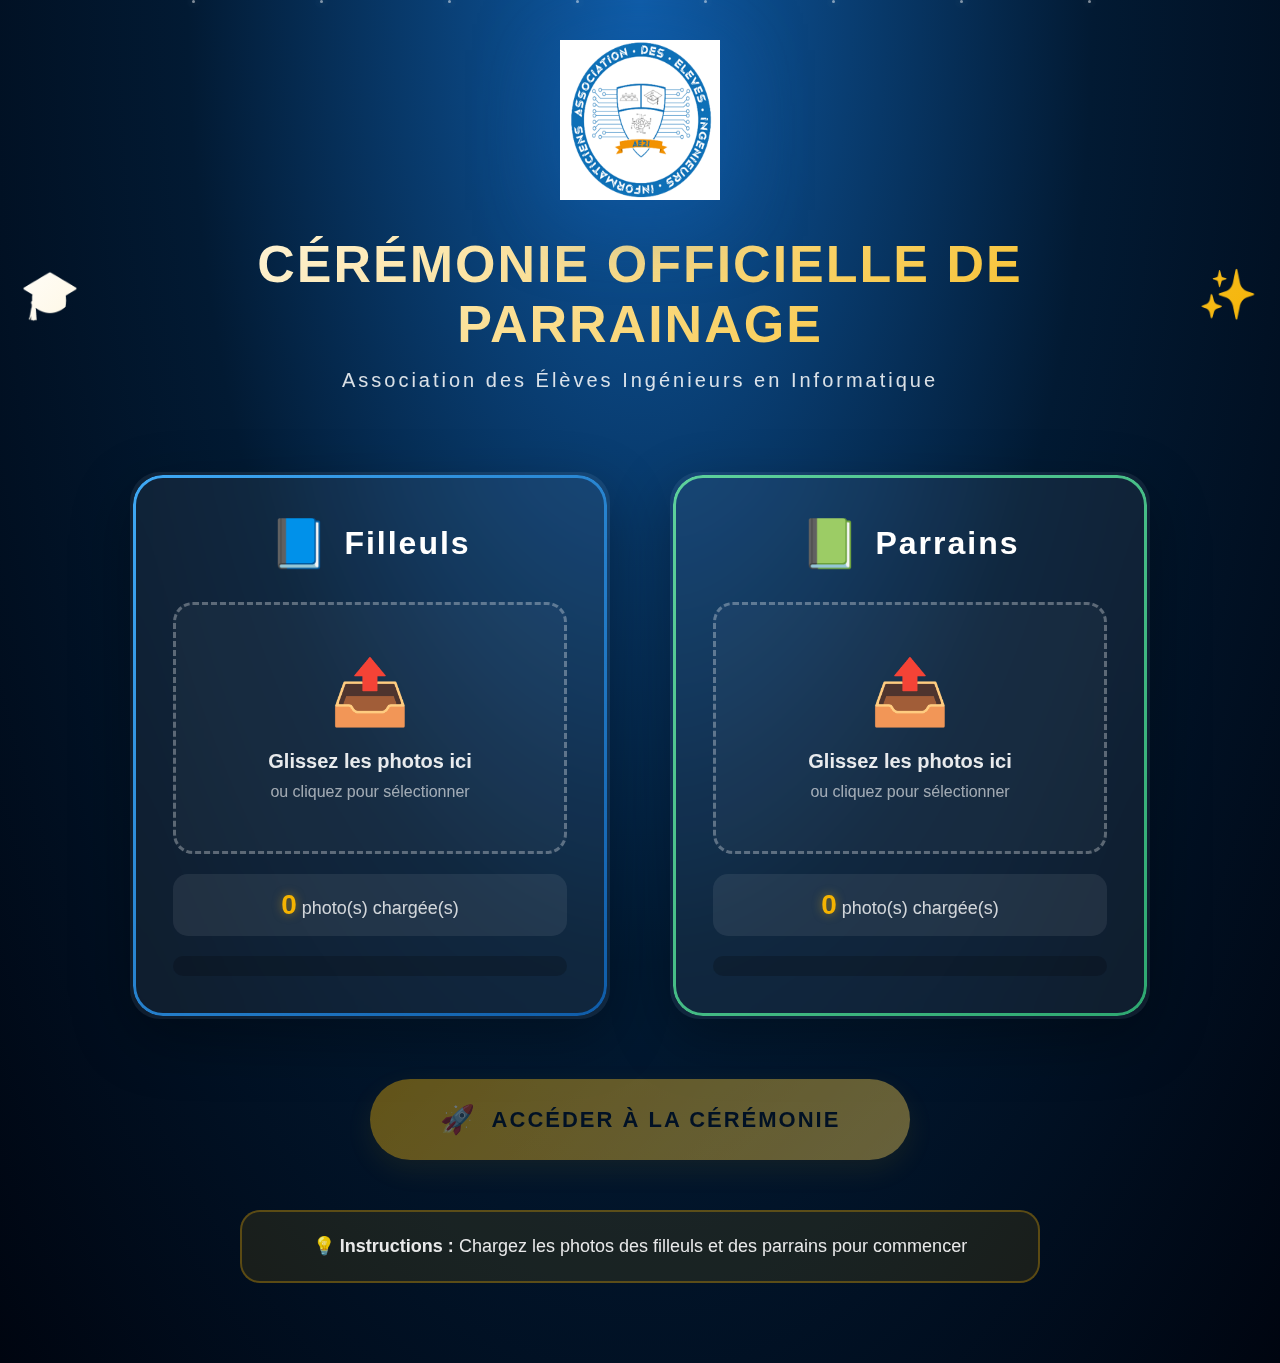
<file: index.html>
<!DOCTYPE html>
<html lang="fr">
<head>
  <meta charset="UTF-8">
  <meta name="viewport" content="width=device-width, initial-scale=1.0">
  <title>Configuration Cérémonie AE2I</title>
  <link rel="stylesheet" href="style.css">
</head>
<body>

<!-- Particules d'arrière-plan -->
<div class="particles">
  <div class="particle"></div>
  <div class="particle"></div>
  <div class="particle"></div>
  <div class="particle"></div>
  <div class="particle"></div>
  <div class="particle"></div>
  <div class="particle"></div>
  <div class="particle"></div>
</div>

<div class="container">
  <!-- Logo animé -->
  <div class="logo-wrapper">
    <img src="logo.png" class="logo" alt="AE2I Logo">
  </div>

  <!-- Titre principal -->
  <h1 class="main-title">
    <span class="title-icon">🎓</span>
    Cérémonie Officielle de Parrainage
    <span class="title-icon">✨</span>
  </h1>
  <p class="subtitle">
    Association des Élèves Ingénieurs en Informatique
  </p>

  <!-- Zone de chargement -->
  <div class="upload-zone">
    <!-- Carte Filleuls -->
    <div class="upload-card blue-card" id="filleulsCard">
      <div class="card-header">
        <div class="card-icon">📘</div>
        <h2>Filleuls</h2>
      </div>
      
      <div class="drop-zone" id="filleulsDropZone">
        <div class="drop-icon">📤</div>
        <p class="drop-text">Glissez les photos ici</p>
        <p class="drop-hint">ou cliquez pour sélectionner</p>
        <input type="file" id="filleulsInput" accept="image/*" multiple hidden>
      </div>
      
      <div class="file-counter" id="filleulsCounter">
        <span class="counter-number">0</span> photo(s) chargée(s)
      </div>
      
      <div class="preview-grid" id="filleulsPreview"></div>
    </div>

    <!-- Carte Parrains -->
    <div class="upload-card green-card" id="parrainsCard">
      <div class="card-header">
        <div class="card-icon">📗</div>
        <h2>Parrains</h2>
      </div>
      
      <div class="drop-zone" id="parrainsDropZone">
        <div class="drop-icon">📤</div>
        <p class="drop-text">Glissez les photos ici</p>
        <p class="drop-hint">ou cliquez pour sélectionner</p>
        <input type="file" id="parrainsInput" accept="image/*" multiple hidden>
      </div>
      
      <div class="file-counter" id="parrainsCounter">
        <span class="counter-number">0</span> photo(s) chargée(s)
      </div>
      
      <div class="preview-grid" id="parrainsPreview"></div>
    </div>
  </div>

  <!-- Bouton de lancement -->
  <button id="startBtn" class="start-button" disabled>
    <span class="button-icon">🚀</span>
    <span class="button-text">ACCÉDER À LA CÉRÉMONIE</span>
    <div class="button-shine"></div>
  </button>

  <!-- Message d'instructions -->
  <div class="instructions">
    <p>💡 <strong>Instructions :</strong> Chargez les photos des filleuls et des parrains pour commencer</p>
  </div>
</div>

<script src="app.js"></script>
</body>
</html>
</file>
<file: style.css>
* {
  margin: 0;
  padding: 0;
  box-sizing: border-box;
}

body {
  margin: 0;
  min-height: 100vh;
  background: radial-gradient(ellipse at top, #0F5CA8 0%, #021A33 50%, #000510 100%);
  color: white;
  font-family: 'Segoe UI', -apple-system, BlinkMacSystemFont, sans-serif;
  overflow-x: hidden;
  position: relative;
}

/* ============================================
   PARTICULES
============================================ */
.particles {
  position: fixed;
  width: 100%;
  height: 100%;
  top: 0;
  left: 0;
  pointer-events: none;
  z-index: 1;
}

.particle {
  position: absolute;
  width: 3px;
  height: 3px;
  background: rgba(255, 255, 255, 0.5);
  border-radius: 50%;
  animation: float 20s infinite;
  box-shadow: 0 0 8px rgba(255, 255, 255, 0.4);
}

.particle:nth-child(1) { left: 15%; animation-duration: 15s; animation-delay: 0s; }
.particle:nth-child(2) { left: 25%; animation-duration: 22s; animation-delay: 3s; }
.particle:nth-child(3) { left: 35%; animation-duration: 18s; animation-delay: 1s; }
.particle:nth-child(4) { left: 45%; animation-duration: 25s; animation-delay: 4s; }
.particle:nth-child(5) { left: 55%; animation-duration: 16s; animation-delay: 2s; }
.particle:nth-child(6) { left: 65%; animation-duration: 20s; animation-delay: 5s; }
.particle:nth-child(7) { left: 75%; animation-duration: 19s; animation-delay: 1s; }
.particle:nth-child(8) { left: 85%; animation-duration: 23s; animation-delay: 3s; }

@keyframes float {
  0% {
    transform: translateY(100vh) scale(0);
    opacity: 0;
  }
  10% {
    opacity: 1;
  }
  90% {
    opacity: 1;
  }
  100% {
    transform: translateY(-100vh) scale(1.5);
    opacity: 0;
  }
}

/* ============================================
   CONTAINER
============================================ */
.container {
  position: relative;
  z-index: 10;
  text-align: center;
  padding: 40px 20px 80px;
  max-width: 1600px;
  margin: 0 auto;
}

/* ============================================
   LOGO
============================================ */
.logo-wrapper {
  margin-bottom: 30px;
  animation: logoEntrance 1.2s ease-out;
}

.logo {
  width: 160px;
  height: 160px;
  filter: drop-shadow(0 10px 40px rgba(15, 92, 168, 0.6));
  animation: logoFloat 4s ease-in-out infinite;
  transition: transform 0.3s ease;
}

.logo:hover {
  transform: scale(1.1) rotate(5deg) !important;
}

@keyframes logoEntrance {
  from {
    opacity: 0;
    transform: translateY(-50px) scale(0.5);
  }
  to {
    opacity: 1;
    transform: translateY(0) scale(1);
  }
}

@keyframes logoFloat {
  0%, 100% {
    transform: translateY(0);
  }
  50% {
    transform: translateY(-15px);
  }
}

/* ============================================
   TITRE
============================================ */
.main-title {
  font-size: 52px;
  font-weight: 800;
  letter-spacing: 2px;
  text-transform: uppercase;
  margin: 30px 0 15px;
  display: flex;
  align-items: center;
  justify-content: center;
  gap: 20px;
  animation: titleEntrance 1s ease-out 0.3s both;
  background: linear-gradient(135deg, #FFFFFF 0%, #F5B301 50%, #FFFFFF 100%);
  background-size: 200% 200%;
  -webkit-background-clip: text;
  -webkit-text-fill-color: transparent;
  background-clip: text;
  animation: titleEntrance 1s ease-out 0.3s both, gradientShift 4s ease infinite;
}

.title-icon {
  font-size: 48px;
  animation: iconBounce 2.5s ease-in-out infinite;
}

@keyframes titleEntrance {
  from {
    opacity: 0;
    transform: translateY(-30px);
  }
  to {
    opacity: 1;
    transform: translateY(0);
  }
}

@keyframes gradientShift {
  0%, 100% {
    background-position: 0% 50%;
  }
  50% {
    background-position: 100% 50%;
  }
}

@keyframes iconBounce {
  0%, 100% {
    transform: translateY(0) scale(1);
  }
  50% {
    transform: translateY(-10px) scale(1.15);
  }
}

.subtitle {
  font-size: 20px;
  font-weight: 300;
  letter-spacing: 3px;
  color: rgba(255, 255, 255, 0.85);
  margin-bottom: 60px;
  animation: subtitleEntrance 1s ease-out 0.5s both;
}

@keyframes subtitleEntrance {
  from {
    opacity: 0;
    transform: translateY(-20px);
  }
  to {
    opacity: 1;
    transform: translateY(0);
  }
}

/* ============================================
   ZONE D'UPLOAD
============================================ */
.upload-zone {
  display: flex;
  justify-content: center;
  gap: 60px;
  margin: 80px 0 60px;
  flex-wrap: wrap;
}

.upload-card {
  width: 480px;
  padding: 40px;
  border-radius: 30px;
  background: rgba(255, 255, 255, 0.06);
  backdrop-filter: blur(20px);
  border: 3px solid transparent;
  box-shadow: 0 20px 60px rgba(0, 0, 0, 0.3);
  transition: all 0.4s cubic-bezier(0.34, 1.56, 0.64, 1);
  animation: cardEntrance 1s ease-out both;
  position: relative;
  overflow: hidden;
}

.upload-card::before {
  content: '';
  position: absolute;
  inset: 0;
  border-radius: 30px;
  padding: 3px;
  -webkit-mask: linear-gradient(#fff 0 0) content-box, linear-gradient(#fff 0 0);
  -webkit-mask-composite: xor;
  mask-composite: exclude;
}

.blue-card {
  animation-delay: 0.7s;
}

.blue-card::before {
  background: linear-gradient(135deg, #3FA9F5, #0F5CA8);
}

.blue-card:hover {
  transform: translateY(-10px);
  box-shadow: 0 30px 80px rgba(63, 169, 245, 0.4);
}

.green-card {
  animation-delay: 0.9s;
}

.green-card::before {
  background: linear-gradient(135deg, #5ED19C, #2EA871);
}

.green-card:hover {
  transform: translateY(-10px);
  box-shadow: 0 30px 80px rgba(94, 209, 156, 0.4);
}

@keyframes cardEntrance {
  from {
    opacity: 0;
    transform: translateY(50px) scale(0.9);
  }
  to {
    opacity: 1;
    transform: translateY(0) scale(1);
  }
}

.card-header {
  display: flex;
  align-items: center;
  justify-content: center;
  gap: 15px;
  margin-bottom: 30px;
}

.card-icon {
  font-size: 48px;
  animation: iconPulse 2s ease-in-out infinite;
}

@keyframes iconPulse {
  0%, 100% {
    transform: scale(1);
  }
  50% {
    transform: scale(1.15);
  }
}

.card-header h2 {
  font-size: 32px;
  font-weight: 700;
  letter-spacing: 2px;
}

/* ============================================
   DROP ZONE
============================================ */
.drop-zone {
  border: 3px dashed rgba(255, 255, 255, 0.3);
  border-radius: 20px;
  padding: 50px 30px;
  cursor: pointer;
  transition: all 0.3s ease;
  background: rgba(255, 255, 255, 0.03);
  position: relative;
  overflow: hidden;
}

.drop-zone::before {
  content: '';
  position: absolute;
  inset: 0;
  background: linear-gradient(135deg, transparent, rgba(255, 255, 255, 0.05));
  transform: translateX(-100%);
  transition: transform 0.6s ease;
}

.drop-zone:hover::before {
  transform: translateX(100%);
}

.drop-zone:hover {
  border-color: rgba(255, 255, 255, 0.6);
  background: rgba(255, 255, 255, 0.08);
  transform: scale(1.02);
}

.drop-zone.drag-over {
  border-color: #F5B301;
  background: rgba(245, 179, 1, 0.1);
  transform: scale(1.05);
  box-shadow: 0 0 30px rgba(245, 179, 1, 0.3);
}

.drop-icon {
  font-size: 64px;
  margin-bottom: 20px;
  animation: uploadIconFloat 3s ease-in-out infinite;
}

@keyframes uploadIconFloat {
  0%, 100% {
    transform: translateY(0);
  }
  50% {
    transform: translateY(-10px);
  }
}

.drop-text {
  font-size: 20px;
  font-weight: 600;
  margin-bottom: 10px;
  color: rgba(255, 255, 255, 0.9);
}

.drop-hint {
  font-size: 16px;
  color: rgba(255, 255, 255, 0.6);
}

/* ============================================
   COMPTEUR DE FICHIERS
============================================ */
.file-counter {
  margin-top: 20px;
  padding: 15px;
  background: rgba(255, 255, 255, 0.08);
  border-radius: 15px;
  font-size: 18px;
  font-weight: 500;
  color: rgba(255, 255, 255, 0.8);
}

.counter-number {
  font-size: 28px;
  font-weight: 700;
  color: #F5B301;
  text-shadow: 0 0 10px rgba(245, 179, 1, 0.5);
}

/* ============================================
   GRILLE DE PREVIEW
============================================ */
.preview-grid {
  display: grid;
  grid-template-columns: repeat(auto-fill, minmax(80px, 1fr));
  gap: 10px;
  margin-top: 20px;
  max-height: 200px;
  overflow-y: auto;
  padding: 10px;
  border-radius: 15px;
  background: rgba(0, 0, 0, 0.2);
}

.preview-grid::-webkit-scrollbar {
  width: 6px;
}

.preview-grid::-webkit-scrollbar-track {
  background: rgba(255, 255, 255, 0.1);
  border-radius: 10px;
}

.preview-grid::-webkit-scrollbar-thumb {
  background: #F5B301;
  border-radius: 10px;
}

.preview-item {
  position: relative;
  aspect-ratio: 1;
  border-radius: 10px;
  overflow: hidden;
  box-shadow: 0 4px 15px rgba(0, 0, 0, 0.3);
  transition: transform 0.3s ease;
  animation: previewAppear 0.4s ease-out;
}

@keyframes previewAppear {
  from {
    opacity: 0;
    transform: scale(0.5);
  }
  to {
    opacity: 1;
    transform: scale(1);
  }
}

.preview-item:hover {
  transform: scale(1.1);
  z-index: 10;
}

.preview-item img {
  width: 100%;
  height: 100%;
  object-fit: cover;
}

/* ============================================
   BOUTON DE LANCEMENT
============================================ */
.start-button {
  padding: 24px 70px;
  font-size: 22px;
  font-weight: 700;
  letter-spacing: 2px;
  border-radius: 60px;
  background: linear-gradient(135deg, #F5B301 0%, #FFD65A 50%, #F5B301 100%);
  background-size: 200% 200%;
  border: none;
  color: #020B1A;
  cursor: pointer;
  box-shadow: 
    0 15px 50px rgba(245, 179, 1, 0.5),
    inset 0 1px 0 rgba(255, 255, 255, 0.3);
  transition: all 0.4s cubic-bezier(0.34, 1.56, 0.64, 1);
  position: relative;
  overflow: hidden;
  display: inline-flex;
  align-items: center;
  gap: 15px;
  animation: buttonEntrance 1s ease-out 1.2s both;
}

@keyframes buttonEntrance {
  from {
    opacity: 0;
    transform: translateY(30px) scale(0.9);
  }
  to {
    opacity: 1;
    transform: translateY(0) scale(1);
  }
}

.button-shine {
  position: absolute;
  top: 0;
  left: -100%;
  width: 100%;
  height: 100%;
  background: linear-gradient(90deg, 
    transparent, 
    rgba(255, 255, 255, 0.4), 
    transparent
  );
  animation: buttonShine 3s infinite;
}

@keyframes buttonShine {
  0%, 100% {
    left: -100%;
  }
  50% {
    left: 100%;
  }
}

.start-button:not(:disabled):hover {
  transform: translateY(-5px) scale(1.05);
  box-shadow: 
    0 20px 60px rgba(245, 179, 1, 0.7),
    0 0 60px rgba(245, 179, 1, 0.5),
    inset 0 1px 0 rgba(255, 255, 255, 0.5);
  background-position: 100% 0;
}

.start-button:not(:disabled):active {
  transform: translateY(-2px) scale(1.02);
}

.start-button:disabled {
  opacity: 0.4;
  cursor: not-allowed;
  transform: none;
  box-shadow: 0 10px 30px rgba(245, 179, 1, 0.2);
}

.button-icon {
  font-size: 28px;
  animation: buttonIconRotate 3s ease-in-out infinite;
}

@keyframes buttonIconRotate {
  0%, 100% {
    transform: rotate(0deg);
  }
  50% {
    transform: rotate(15deg);
  }
}

.button-text {
  position: relative;
  z-index: 2;
}

/* ============================================
   INSTRUCTIONS
============================================ */
.instructions {
  margin-top: 50px;
  padding: 20px 30px;
  background: rgba(245, 179, 1, 0.1);
  border: 2px solid rgba(245, 179, 1, 0.3);
  border-radius: 20px;
  max-width: 800px;
  margin-left: auto;
  margin-right: auto;
  animation: instructionsEntrance 1s ease-out 1.4s both;
}

@keyframes instructionsEntrance {
  from {
    opacity: 0;
    transform: translateY(20px);
  }
  to {
    opacity: 1;
    transform: translateY(0);
  }
}

.instructions p {
  font-size: 18px;
  color: rgba(255, 255, 255, 0.9);
  line-height: 1.6;
}

/* ============================================
   RESPONSIVE
============================================ */
@media (max-width: 1100px) {
  .upload-zone {
    gap: 40px;
  }
  
  .upload-card {
    width: 420px;
  }
}

@media (max-width: 900px) {
  .upload-zone {
    flex-direction: column;
    align-items: center;
  }
  
  .upload-card {
    width: 90%;
    max-width: 500px;
  }
  
  .main-title {
    font-size: 42px;
    gap: 15px;
  }
  
  .title-icon {
    font-size: 38px;
  }
}

@media (max-width: 600px) {
  .logo {
    width: 120px;
    height: 120px;
  }
  
  .main-title {
    font-size: 32px;
    flex-direction: column;
    gap: 10px;
  }
  
  .subtitle {
    font-size: 16px;
  }
  
  .upload-card {
    padding: 30px 20px;
  }
  
  .card-header h2 {
    font-size: 26px;
  }
  
  .start-button {
    padding: 20px 50px;
    font-size: 18px;
  }
  
  .instructions {
    padding: 15px 20px;
  }
  
  .instructions p {
    font-size: 16px;
  }
}
</file>
